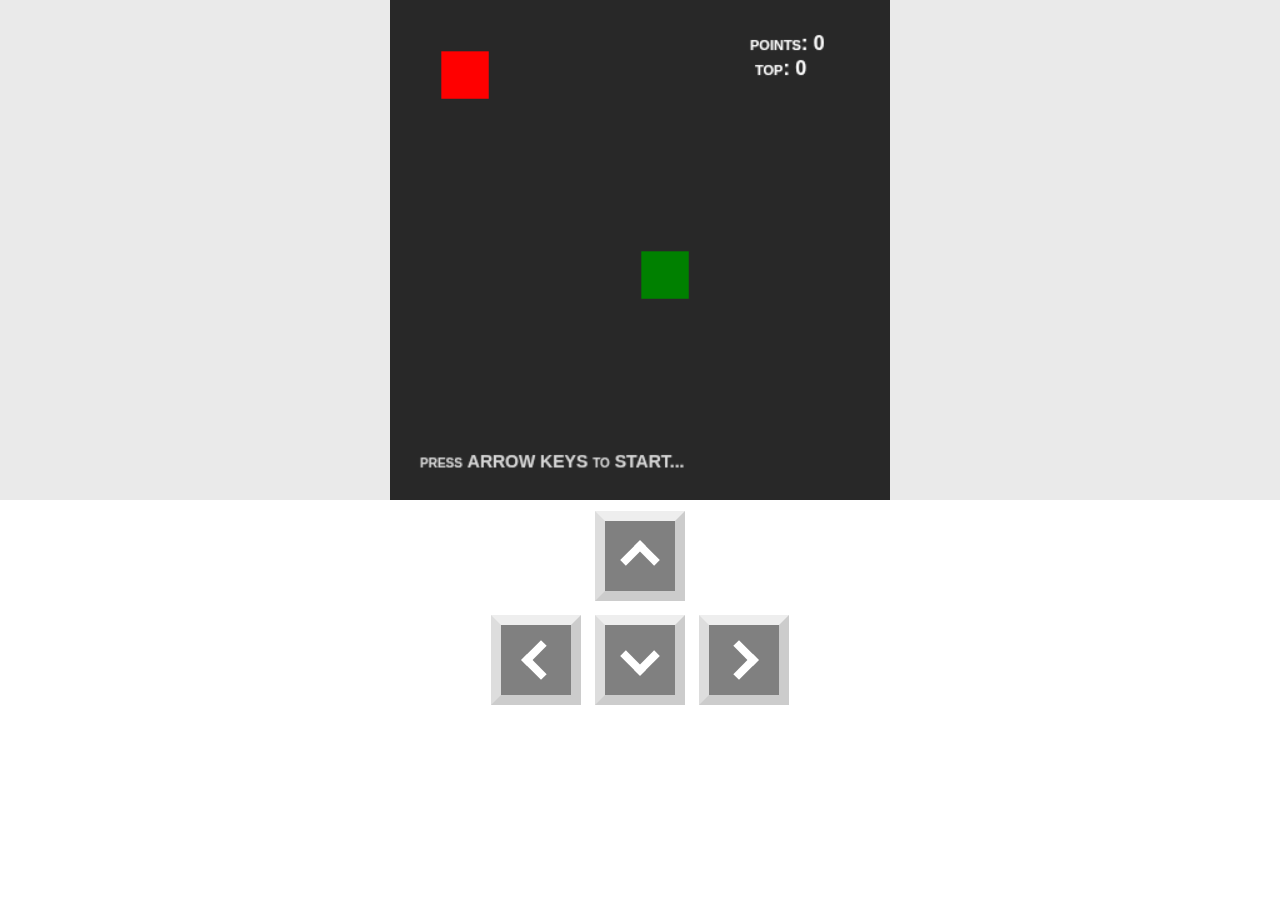
<file: index.html>
<!DOCTYPE html>
<html>
<head>
  <meta charset="UTF-8">
  <meta name="viewport" content="width=device-width, initial-scale=1">
	<title>Snake Game</title>
	<link rel="stylesheet" href="style.css">
</head>
<body>
	<div id="game-container">
		<canvas id="gc" class="game-canvas" width="400" height="400"></canvas>
	</div>
	<div class="keys">
	  <a class="up arr" onclick="Snake.action('up')">
	    <i class="chevron up"></i></a>
	  <br />
	  <a class="left arr" onclick="Snake.action('left')">
	    <i class="chevron left"></i></a>
	  <a class="down arr" onclick="Snake.action('down')">
	    <i class="chevron down"></i></a>
	  <a class="right arr" onclick="Snake.action('right')">
	    <i class="chevron right"></i></a>
	</div>
	<script type="text/javascript" src="game.js"></script>
</body>
</html>
</file>
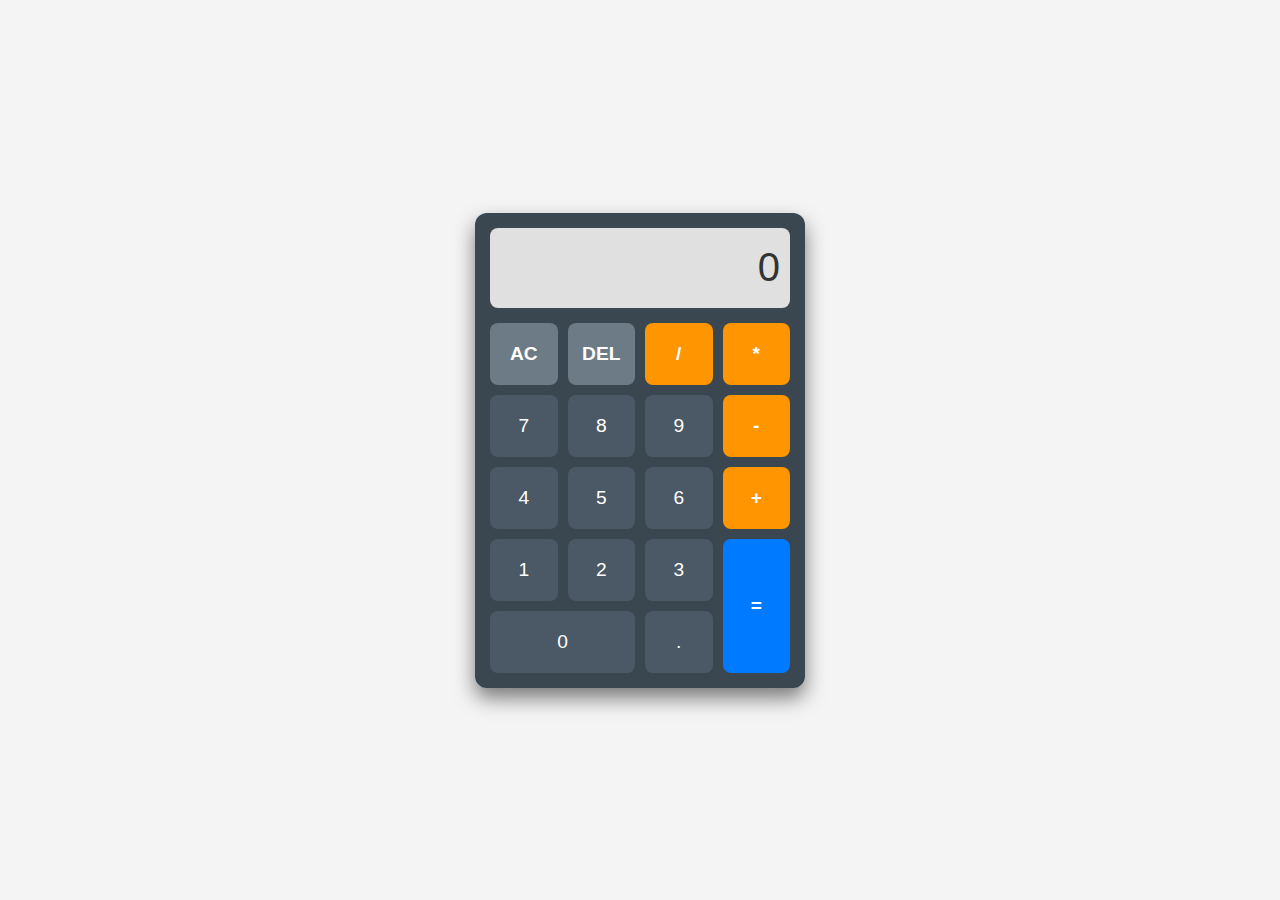
<file: calculator /index.html>
<!DOCTYPE html>
<html lang="en">
<head>
    <meta charset="UTF-8">
    <meta name="viewport" content="width=device-width, initial-scale=1.0">
    <title>Basic Calculator</title>
    <link rel="stylesheet" href="style.css">
</head>
<body>

    <div class="calculator">
        <div class="display-container">
            <span id="operator-display"></span> 
            <input type="text" id="display" readonly value="0"> 
        </div>

        <div class="buttons">
            <button class="operator" data-action="clear">AC</button>
            <button class="operator" data-action="delete">DEL</button>
            <button class="operator" data-action="divide">/</button>
            <button class="operator" data-action="multiply">*</button>

            <button class="number">7</button>
            <button class="number">8</button>
            <button class="number">9</button>
            <button class="operator" data-action="subtract">-</button>

            <button class="number">4</button>
            <button class="number">5</button>
            <button class="number">6</button>
            <button class="operator" data-action="add">+</button>

            <button class="number">1</button>
            <button class="number">2</button>
            <button class="number">3</button>
                        <button class="operator" style="grid-row: span 2" data-action="calculate">=</button>

            <button class="number" style="grid-column: span 2;">0</button>
            <button class="number" data-action="decimal">.</button>
        </div>
    </div>

    <script src="script.js"></script>
</body>
</html>
</file>
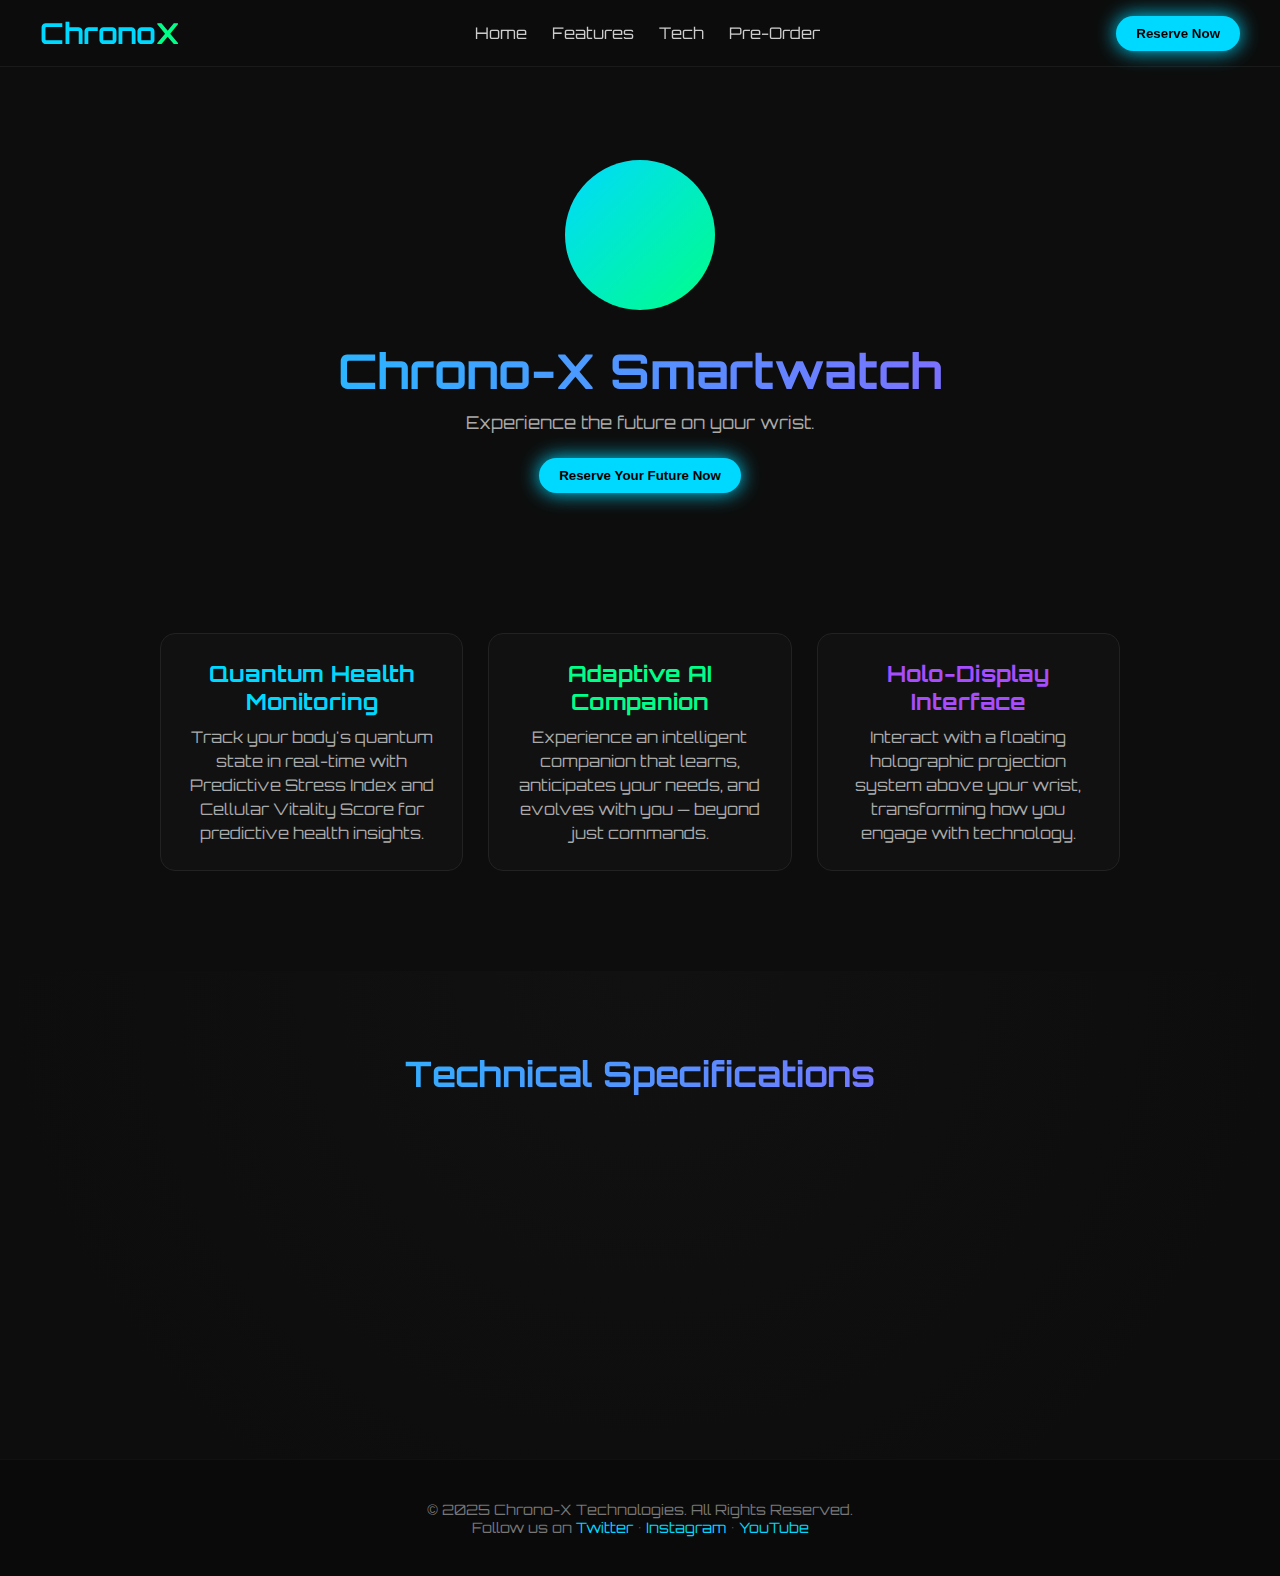
<file: landing page /index.html>
<!DOCTYPE html>
<html lang="en">
<head>
  <meta charset="UTF-8" />
  <meta name="viewport" content="width=device-width, initial-scale=1.0" />
  <title>Chrono-X Smartwatch</title>
  <link rel="stylesheet" href="style.css" title="" type="" />
  <link href="https://fonts.googleapis.com/css2?family=Orbitron:wght@500;700&display=swap" rel="stylesheet" />
</head>
<body>

  <!-- Navbar -->
  <nav>
    <div class="logo">Chrono<span>X</span></div>
    <div class="nav-links">
      <a href="#home">Home</a>
      <a href="#features">Features</a>
      <a href="#tech">Tech</a>
      <a href="#preorder">Pre-Order</a>
    </div>
    <button class="cta-btn">Reserve Now</button>
  </nav>

  <!-- Hero -->
  <section id="home" class="hero">
    <div class="glow-circle"></div>
    <h1>Chrono-X Smartwatch</h1>
    <p>Experience the future on your wrist.</p>
    <button class="cta-btn">Reserve Your Future Now</button>
  </section>

  <!-- Features -->
  <section id="features" class="features">
    <div class="feature-card">
      <h3 style="color:#00D9FF;">Quantum Health Monitoring</h3>
      <p>Track your body's quantum state in real-time with Predictive Stress Index and Cellular Vitality Score for predictive health insights.</p>
    </div>
    <div class="feature-card">
      <h3 style="color:#00FF88;">Adaptive AI Companion</h3>
      <p>Experience an intelligent companion that learns, anticipates your needs, and evolves with you — beyond just commands.</p>
    </div>
    <div class="feature-card">
      <h3 style="color:#A64DFF;">Holo-Display Interface</h3>
      <p>Interact with a floating holographic projection system above your wrist, transforming how you engage with technology.</p>
    </div>
  </section>

  <!-- Technical Specs -->
  <section id="tech" class="tech-specs">
    <h2>Technical Specifications</h2>
    <div class="spec-grid">
      <div class="spec-item"><h4>Quantum Processor</h4><p>NeuralCore X1</p></div>
      <div class="spec-item"><h4>Battery Life</h4><p>14 Days Adaptive</p></div>
      <div class="spec-item"><h4>Display</h4><p>Holo-AMOLED 360°</p></div>
      <div class="spec-item"><h4>Water Resistance</h4><p>100M Pressure Sealed</p></div>
      <div class="spec-item"><h4>Connectivity</h4><p>Neural-Link 6G</p></div>
      <div class="spec-item"><h4>Materials</h4><p>Titanium Carbon Weave</p></div>
    </div>
  </section>

  <!-- Footer -->
  <footer>
    <p>© 2025 Chrono-X Technologies. All Rights Reserved.</p>
    <p>Follow us on <a href="#">Twitter</a> • <a href="#">Instagram</a> • <a href="#">YouTube</a></p>
  </footer>

  <!-- Scroll Animation Script -->
  <script>
    const revealElements = document.querySelectorAll('.feature-card, .spec-item');
    const revealOnScroll = () => {
      const triggerBottom = window.innerHeight * 0.85;
      revealElements.forEach(el => {
        const rect = el.getBoundingClientRect();
        if (rect.top < triggerBottom) {
          el.classList.add('visible');
        }
      });
    };
    window.addEventListener('scroll', revealOnScroll);
    revealOnScroll();
  </script>

</body>
</html>
</file>
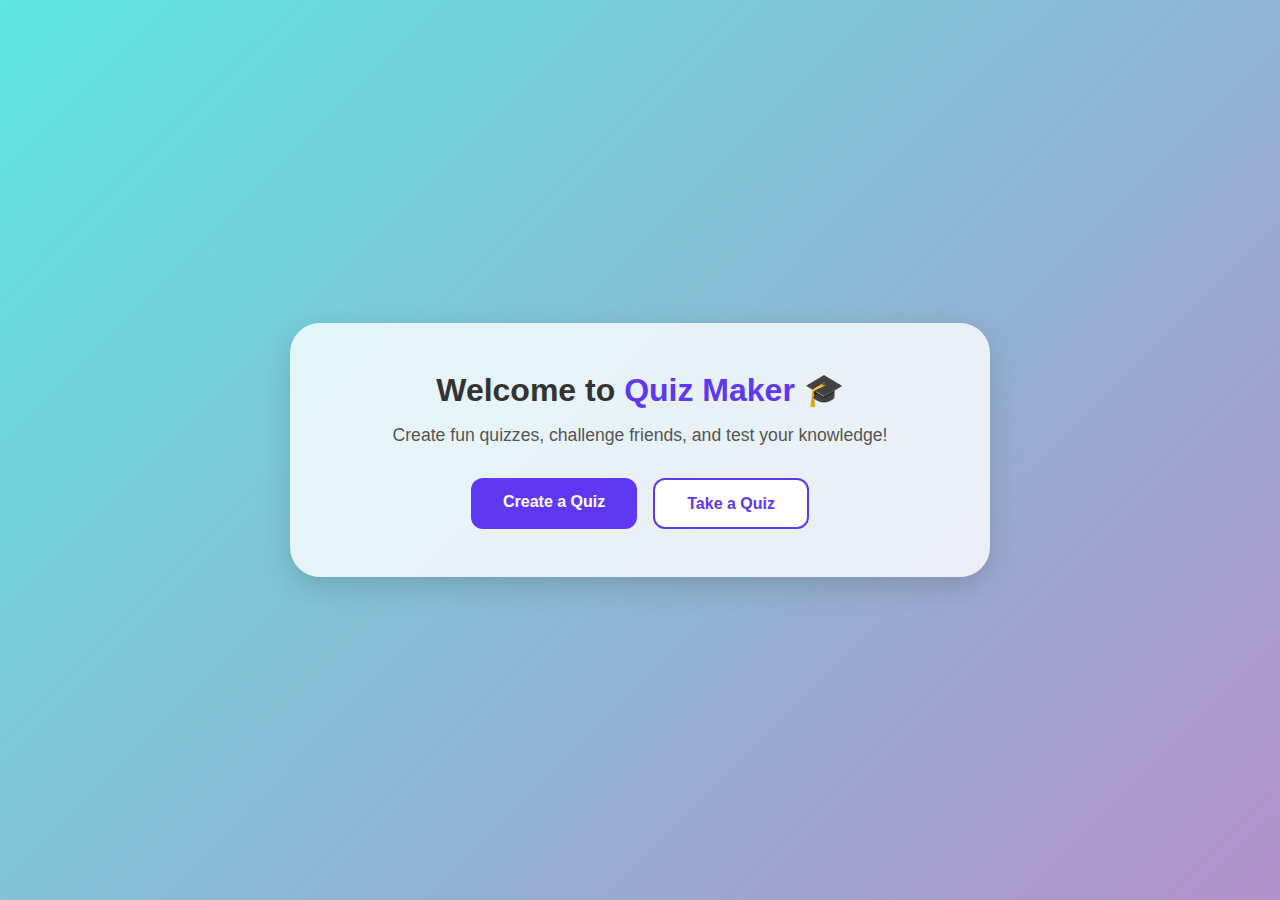
<file: quiz-maker/index.html>
<!DOCTYPE html>
<html lang="en">
<head>
  <meta charset="UTF-8" />
  <meta name="viewport" content="width=device-width, initial-scale=1.0" />
  <title>Online Quiz Maker</title>
  <link rel="stylesheet" href="css/home.css" />
</head>
<body>

  <div class="hero">
    <div class="overlay">
      <div class="content">
        <h1>Welcome to <span>Quiz Maker</span> 🎓</h1>
        <p>Create fun quizzes, challenge friends, and test your knowledge!</p>

        <div class="buttons">
          <a href="create.html" class="btn btn-primary">Create a Quiz</a>
          <a href="list.html" class="btn btn-secondary">Take a Quiz</a>
        </div>
      </div>
    </div>
  </div>

  <script src="js/home.js"></script>
</body>
</html>
</file>
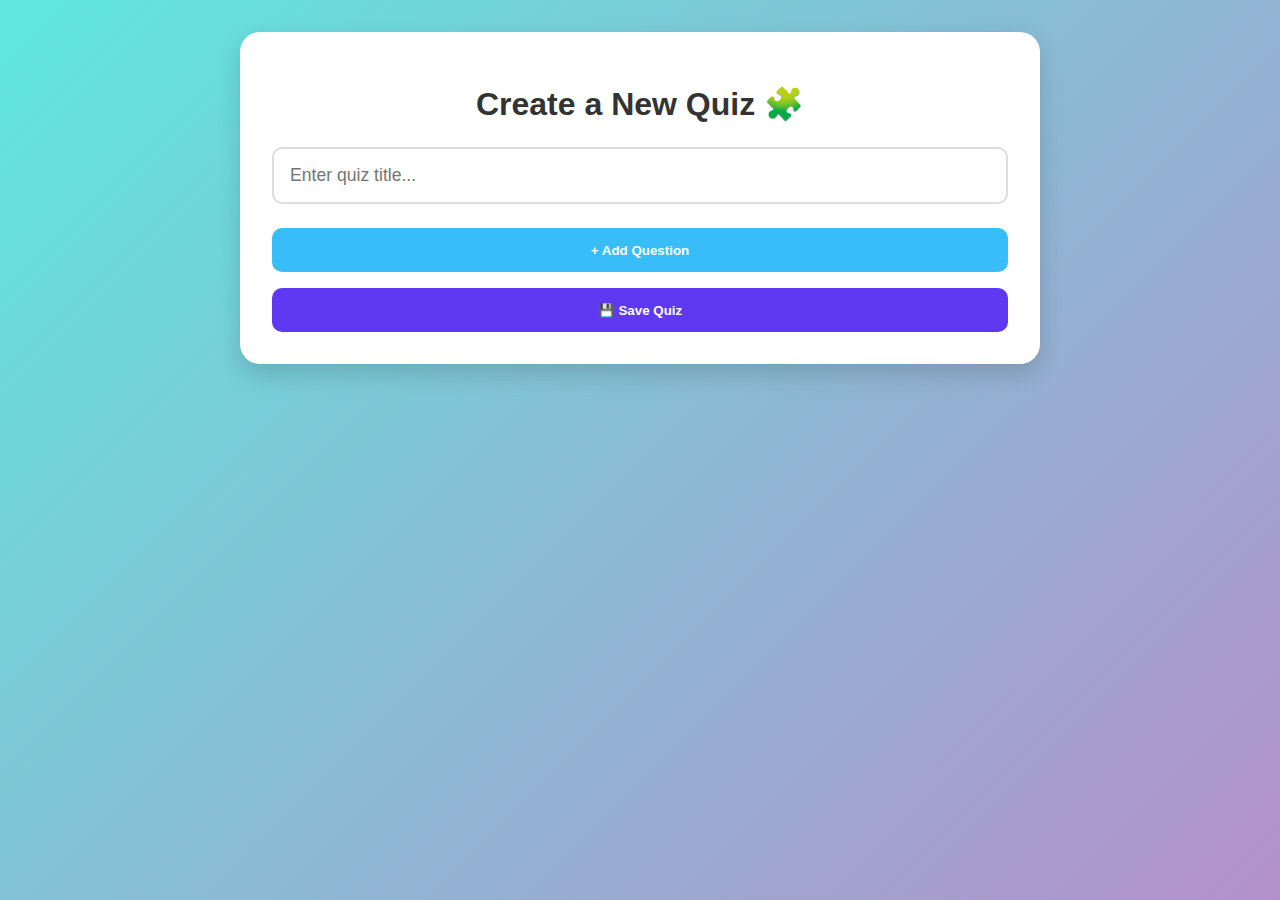
<file: quiz-maker/create.html>
<!DOCTYPE html>
<html lang="en">
<head>
  <meta charset="UTF-8">
  <meta name="viewport" content="width=device-width, initial-scale=1.0">
  <title>Create Quiz</title>
  <link rel="stylesheet" href="css/create.css">
</head>
<body>

  <div class="create-wrapper">
    <div class="quiz-form">
      <h1>Create a New Quiz 🧩</h1>

      <input type="text" id="quizTitle" placeholder="Enter quiz title..." class="quiz-title">

      <div id="questionList"></div>

      <button id="addQuestionBtn" class="btn add-btn">+ Add Question</button>

      <button id="saveQuizBtn" class="btn save-btn">💾 Save Quiz</button>
    </div>
  </div>

  <script src="js/create.js"></script>
</body>
</html>
</file>
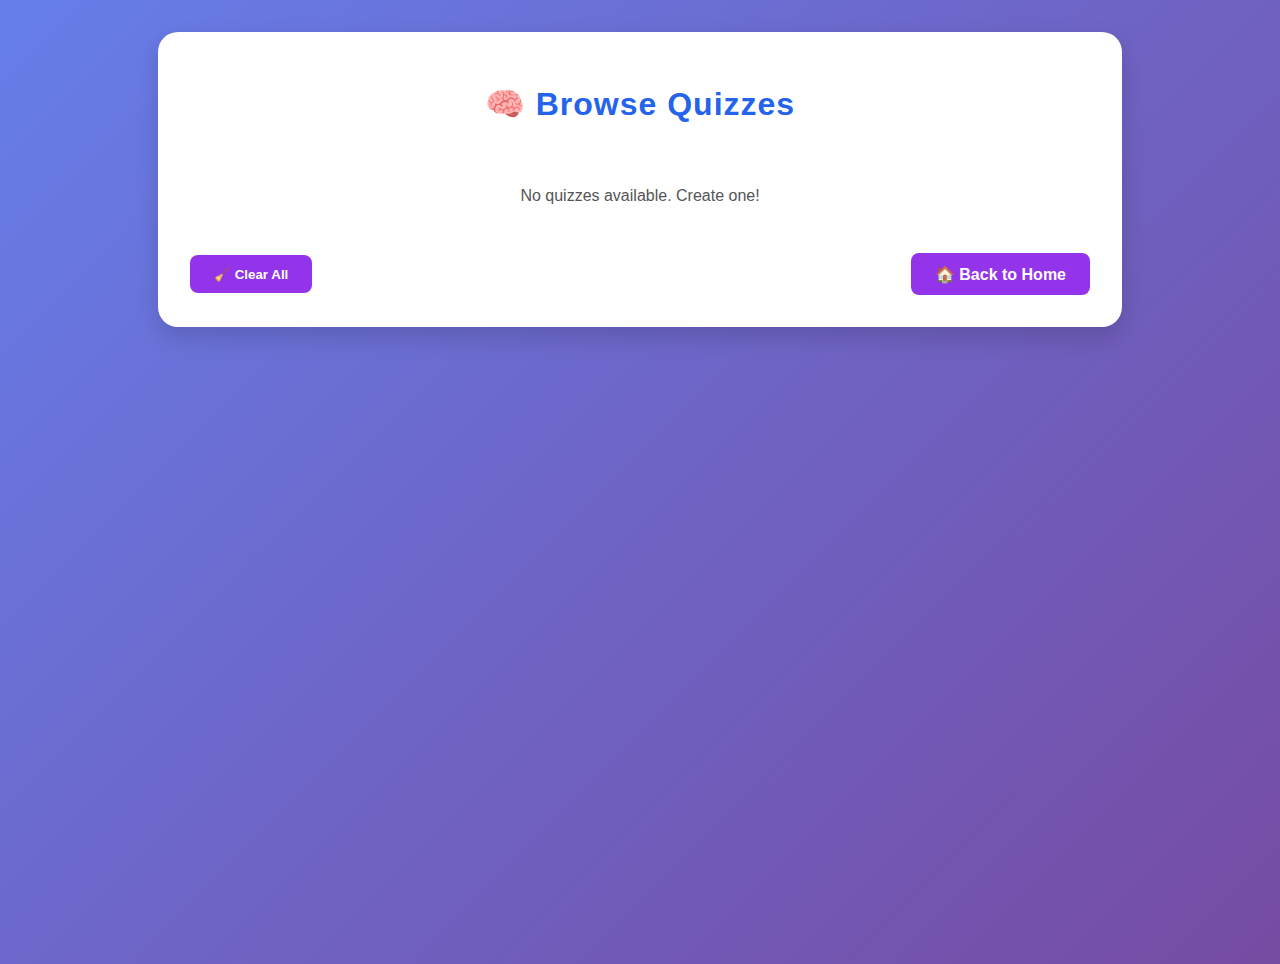
<file: quiz-maker/list.html>
<!DOCTYPE html>
<html lang="en">
<head>
  <meta charset="UTF-8" />
  <meta name="viewport" content="width=device-width, initial-scale=1.0" />
  <title>Quiz List</title>
  <link rel="stylesheet" href="css/list.css" />
</head>
<body>
  <div class="list-container">
    <h1>🧠 Browse Quizzes</h1>
    <div id="quizList" class="quiz-grid"></div>

    <div class="actions">
      <button id="clearAll" class="clear-btn">🧹 Clear All</button>
      <a href="index.html" class="home-btn">🏠 Back to Home</a>
    </div>
  </div>

  <script src="js/list.js"></script>
</body>
</html>
</file>
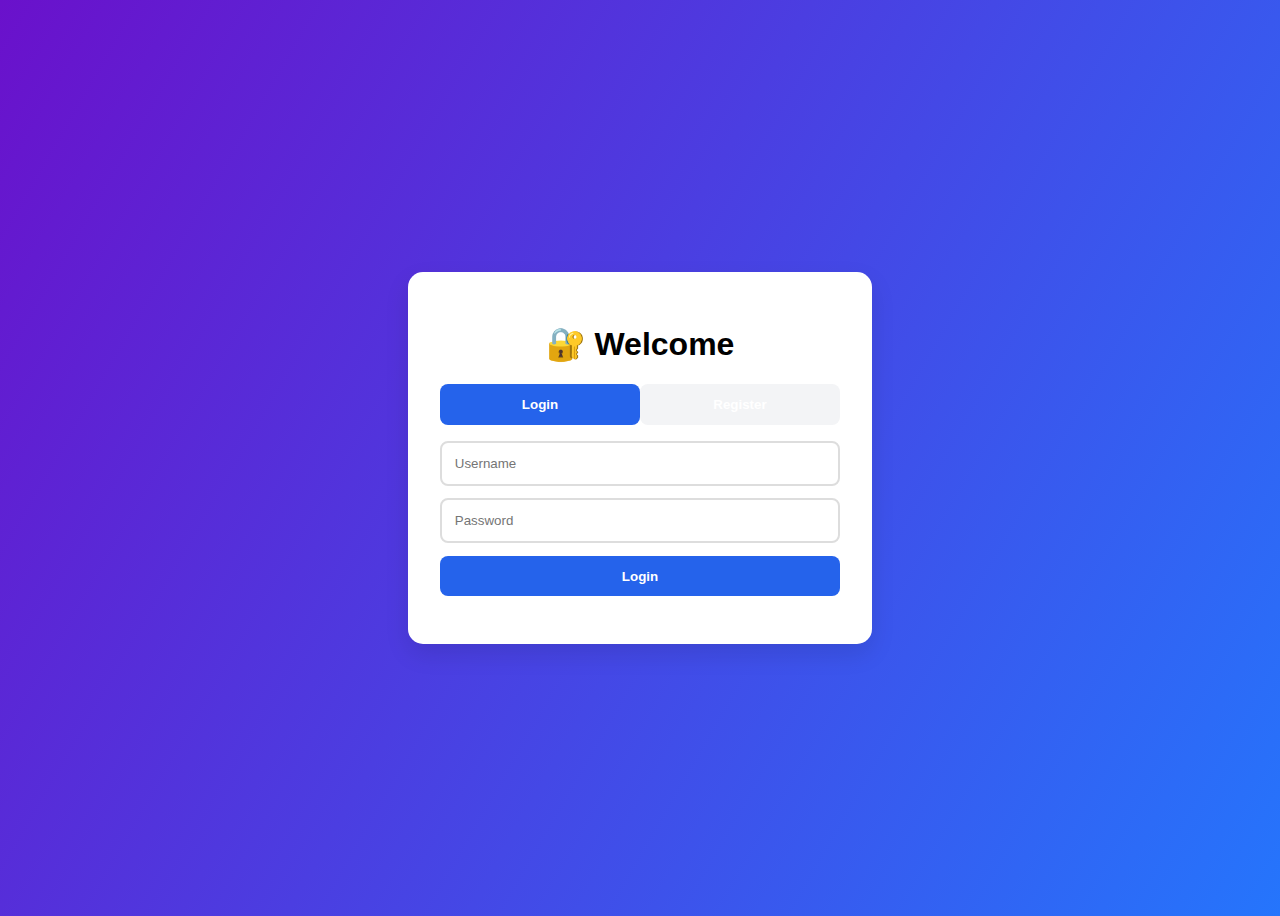
<file: quiz-maker/login.html>
<!DOCTYPE html>
<html lang="en">
<head>
  <meta charset="UTF-8" />
  <meta name="viewport" content="width=device-width, initial-scale=1.0" />
  <title>Login / Register</title>
  <link rel="stylesheet" href="css/login.css" />
</head>
<body>
  <div class="auth-container">
    <h1>🔐 Welcome</h1>

    <div class="tabs">
      <button class="tab active" id="loginTab">Login</button>
      <button class="tab" id="registerTab">Register</button>
    </div>

    <!-- Login Form -->
    <div id="loginForm" class="form active">
      <input type="text" id="loginUser" placeholder="Username" />
      <input type="password" id="loginPass" placeholder="Password" />
      <button id="loginBtn">Login</button>
    </div>

    <!-- Register Form -->
    <div id="registerForm" class="form">
      <input type="text" id="regUser" placeholder="Username" />
      <input type="password" id="regPass" placeholder="Password" />
      <input type="tel" id="regMobile" placeholder="Mobile Number" maxlength="10" />
      <button id="sendOtpBtn" type="button">Send OTP</button>

      <div id="otpSection" style="display: none;">
        <input type="text" id="otpInput" placeholder="Enter OTP" maxlength="6" />
        <button id="verifyOtpBtn" type="button">Verify OTP</button>
      </div>

      <button id="registerBtn" style="display:none;">Register</button>
    </div>

    <p id="message"></p>
  </div>

  <script src="js/login.js"></script>
</body>
</html>
</file>
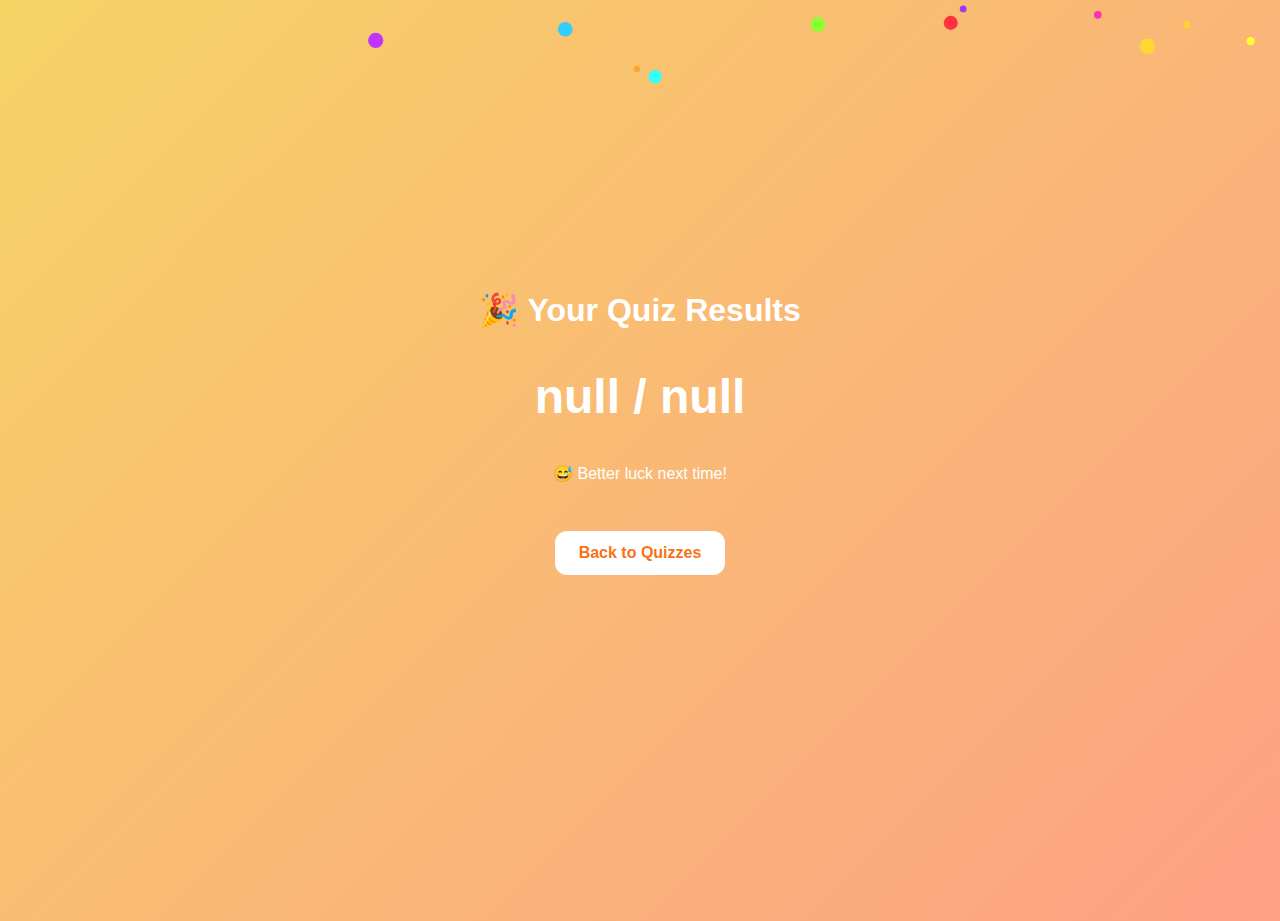
<file: quiz-maker/result.html>
<!DOCTYPE html>
<html lang="en">
<head>
  <meta charset="UTF-8">
  <meta name="viewport" content="width=device-width, initial-scale=1.0">
  <title>Quiz Result</title>
  <link rel="stylesheet" href="css/result.css">
</head>
<body>
  <div class="result-container">
    <h1>🎉 Your Quiz Results</h1>
    <div class="score-display">
      <h2 id="score">0 / 0</h2>
      <p id="feedback"></p>
    </div>
    <canvas id="confetti"></canvas>
    <a href="list.html" class="btn">Back to Quizzes</a>
  </div>

  <script src="js/result.js"></script>
</body>
</html>
</file>
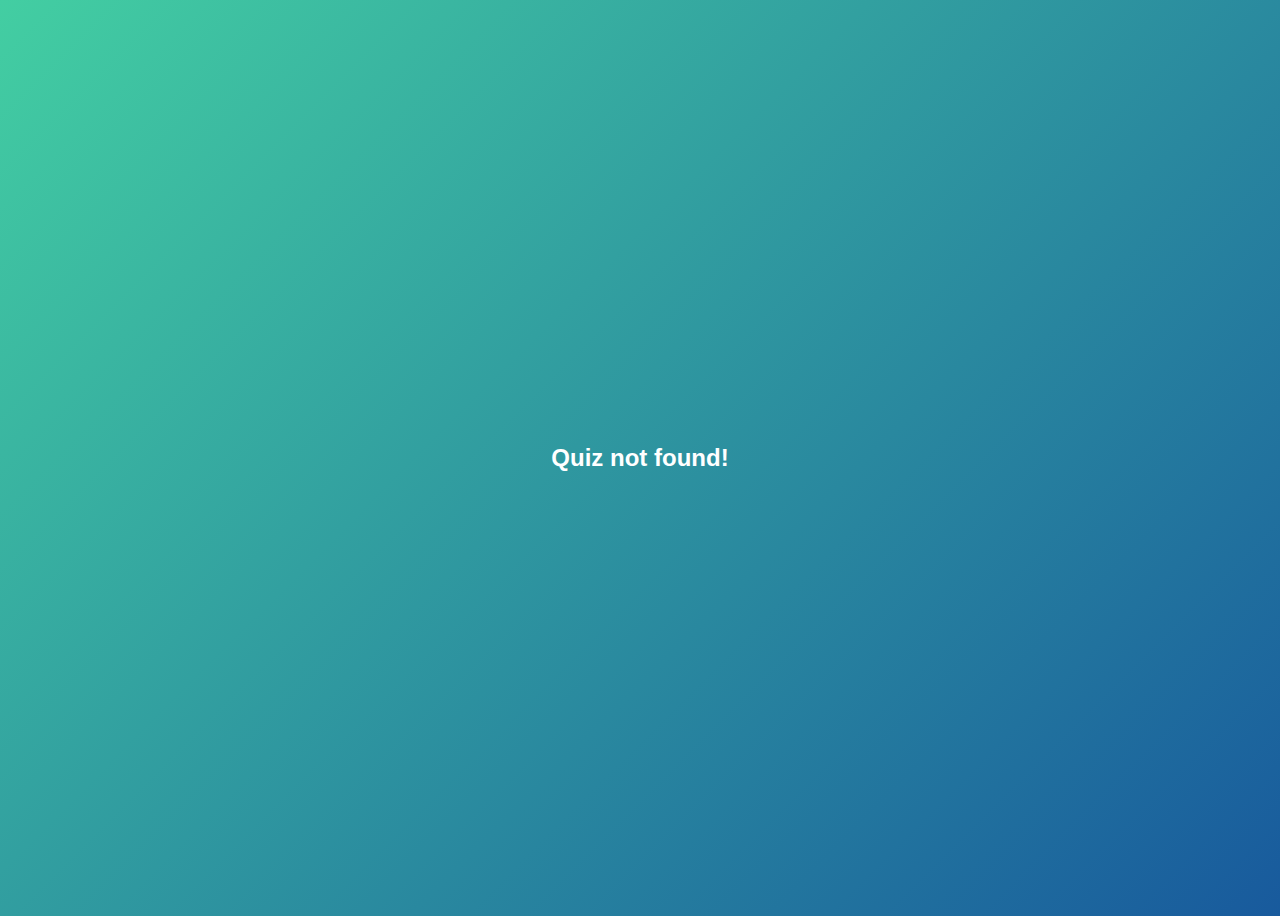
<file: quiz-maker/take.html>
<!DOCTYPE html>
<html lang="en">
<head>
  <meta charset="UTF-8">
  <meta name="viewport" content="width=device-width, initial-scale=1.0">
  <title>Take Quiz</title>
  <link rel="stylesheet" href="css/take.css">
</head>
<body>
  <div class="take-container">
    <h1 id="quizTitle">Quiz</h1>

    <div class="progress-bar">
      <div id="progress"></div>
    </div>

    <div id="questionBox" class="question-box"></div>

    <div class="nav-buttons">
      <button id="prevBtn" disabled>⬅ Previous</button>
      <button id="nextBtn">Next ➡</button>
    </div>
  </div>

  <script src="js/take.js"></script>
</body>
</html>
</file>
<file: style.css>
body {
  margin: 0;
}

.game-canvas {
  width: 100%;
  height: 100vw;
  max-width: 500px;
  max-height:500px;
  margin-left: auto;
  margin-right: auto;
}

.keys {
  font-family: 'Lato', sans-serif;
  text-align: center;
  width: 100%;
  padding: 10px;
  box-sizing: border-box;
  height: 200px;
  margin: auto;
}

.up {
  position: relative;
  top: -4px;
}

.chevron::before {
  border-style: solid;
  border-width: 8px 8px 0 0;
  content: '';
  display: inline-block;
  height: 20px;
  width: 20px;
  top: -10px;
  position: relative;
  transform: rotate(-45deg);
}

.chevron.down::before {
  transform: rotate(135deg);
  top: -22px;
}

.chevron.right::before {
  transform: rotate(45deg);
  top: -18px;
  left: -5px;
}

.chevron.left::before {
  transform: rotate(225deg);
  top: -18px;
  left: 5px;
}

.arr {
  cursor: pointer;
  width: 70px;
  height: 70px;
  text-align: center;
  line-height: 100px;
  background: gray;
  color: white;
  font-size: 50px;
  border-right: 10px solid #ccc;
  border-bottom: 10px solid #ccc;
  border-left: 10px solid #ddd;
  border-top: 10px solid #eee;
  display: inline-block;
  margin: 5px;
  transition: all .05s linear;
  user-select: none;
}

.arr:active {
  background: #555;
}

#game-container {
  display: flex;
  flex-direction: column;
  background-color: rgba(220, 220, 220, 0.6);
}
</file>
<file: landing page /style.css>
* {
      margin: 0;
      padding: 0;
      box-sizing: border-box;
      scroll-behavior: smooth;
    }

    body {
      font-family: 'Orbitron', sans-serif;
      background-color: #0D0D0D;
      color: #fff;
      overflow-x: hidden;
    }

    a {
      text-decoration: none;
      color: inherit;
    }

    /* ==== Navbar ==== */
    nav {
      position: fixed;
      top: 0;
      width: 100%;
      background: rgba(13, 13, 13, 0.8);
      backdrop-filter: blur(10px);
      display: flex;
      justify-content: space-between;
      align-items: center;
      padding: 15px 40px;
      z-index: 100;
      border-bottom: 1px solid #1a1a1a;
    }

    .logo {
      font-size: 1.8rem;
      font-weight: 700;
      color: #00D9FF;
    }

    .logo span {
      color: #00FF88;
    }

    .nav-links {
      display: flex;
      gap: 25px;
    }

    .nav-links a {
      color: #ccc;
      transition: color 0.3s ease, text-shadow 0.3s ease;
    }

    .nav-links a:hover {
      color: #00D9FF;
      text-shadow: 0 0 10px #00D9FF;
    }

    .cta-btn {
      background: #00D9FF;
      color: #000;
      border: none;
      padding: 10px 20px;
      border-radius: 30px;
      font-weight: bold;
      box-shadow: 0 0 20px #00D9FF;
      cursor: pointer;
      transition: transform 0.3s ease, box-shadow 0.3s ease;
    }

    .cta-btn:hover {
      transform: scale(1.05);
      box-shadow: 0 0 35px #00FF88;
    }

    /* ==== Hero Section ==== */
    .hero {
      text-align: center;
      padding-top: 160px;
      padding-bottom: 100px;
    }

    .glow-circle {
      width: 150px;
      height: 150px;
      margin: 0 auto 30px;
      border-radius: 50%;
      background: linear-gradient(135deg, #00D9FF, #00FF88);
      animation: pulse 2s infinite alternate;
    }

    @keyframes pulse {
      from { box-shadow: 0 0 15px #00D9FF; }
      to { box-shadow: 0 0 40px #00FF88; }
    }

    .hero h1 {
      font-size: 3rem;
      background: linear-gradient(90deg, #00D9FF, #A64DFF);
      -webkit-background-clip: text;
      -webkit-text-fill-color: transparent;
      margin-bottom: 10px;
    }

    .hero p {
      color: #aaa;
      font-size: 1.1rem;
      margin-bottom: 25px;
    }

    /* ==== Features Section ==== */
    .features {
      display: grid;
      grid-template-columns: repeat(auto-fit, minmax(280px, 1fr));
      gap: 25px;
      max-width: 1000px;
      margin: 0 auto;
      padding: 40px 20px 100px;
    }

    .feature-card {
      background: #111;
      border: 1px solid #222;
      border-radius: 15px;
      padding: 25px;
      text-align: center;
      transition: 0.3s ease;
      opacity: 0;
      transform: translateY(50px);
    }

    .feature-card.visible {
      opacity: 1;
      transform: translateY(0);
      transition: 0.8s ease;
    }

    .feature-card:hover {
      transform: translateY(-5px);
    }

    .feature-card:nth-child(1):hover {
      box-shadow: 0 0 25px #00D9FF;
    }

    .feature-card:nth-child(2):hover {
      box-shadow: 0 0 25px #00FF88;
    }

    .feature-card:nth-child(3):hover {
      box-shadow: 0 0 25px #A64DFF;
    }

    .feature-card h3 {
      font-size: 1.4rem;
      margin-bottom: 10px;
    }

    .feature-card p {
      color: #aaa;
      line-height: 1.5;
    }

    /* ==== Technical Specs ==== */
    .tech-specs {
      background: radial-gradient(circle at top, #111 0%, #0D0D0D 80%);
      padding: 80px 20px;
      text-align: center;
    }

    .tech-specs h2 {
      font-size: 2.2rem;
      background: linear-gradient(90deg, #00D9FF, #A64DFF);
      -webkit-background-clip: text;
      -webkit-text-fill-color: transparent;
      margin-bottom: 50px;
    }

    .spec-grid {
      display: grid;
      grid-template-columns: repeat(auto-fit, minmax(250px, 1fr));
      gap: 25px;
      max-width: 1000px;
      margin: 0 auto;
    }

    .spec-item {
      background: #111;
      border: 1px solid #222;
      border-radius: 15px;
      padding: 25px;
      opacity: 0;
      transform: scale(0.9);
      transition: 0.6s ease;
    }

    .spec-item.visible {
      opacity: 1;
      transform: scale(1);
    }

    .spec-item:hover {
      box-shadow: 0 0 20px #00D9FF;
    }

    .spec-item h4 {
      color: #00FF88;
      font-size: 1.1rem;
      margin-bottom: 10px;
    }

    .spec-item p {
      color: #ccc;
      font-size: 1rem;
    }

    /* ==== Footer ==== */
    footer {
      background: #0A0A0A;
      text-align: center;
      padding: 40px 20px;
      border-top: 1px solid #111;
    }

    footer p {
      color: #777;
      font-size: 0.9rem;
    }

    footer a {
      color: #00D9FF;
      transition: color 0.3s;
    }

    footer a:hover {
      color: #00FF88;
      text-shadow: 0 0 10px #00FF88;
    }

    /* ==== Responsive ==== */
    @media (max-width: 768px) {
      nav {
        flex-direction: column;
        gap: 10px;
      }

      .nav-links {
        flex-wrap: wrap;
        justify-content: center;
      }
    }
</file>
<file: quiz-maker/css/create.css>
* {
  box-sizing: border-box;
  font-family: "Poppins", sans-serif;
}

body {
  background: linear-gradient(135deg, #5ee7df 0%, #b490ca 100%);
  margin: 0;
  display: flex;
  justify-content: center;
  align-items: flex-start;
  min-height: 100vh;
  padding: 2rem 0;
}

/* Main card */
.create-wrapper {
  width: 90%;
  max-width: 800px;
  background: #fff;
  border-radius: 20px;
  padding: 2rem;
  box-shadow: 0 10px 25px rgba(0,0,0,0.15);
}

.quiz-form h1 {
  text-align: center;
  color: #333;
  margin-bottom: 1.5rem;
}

.quiz-title {
  width: 100%;
  padding: 1rem;
  font-size: 1.1rem;
  border-radius: 10px;
  border: 2px solid #ddd;
  margin-bottom: 1.5rem;
}

.question-block {
  background: #f9fafc;
  border: 2px solid #e5e7eb;
  border-radius: 12px;
  padding: 1rem;
  margin-bottom: 1.5rem;
  transition: box-shadow 0.2s ease;
}

.question-block:hover {
  box-shadow: 0 0 10px rgba(0,0,0,0.05);
}

.question-block input[type="text"] {
  width: 100%;
  padding: 0.8rem;
  margin-bottom: 1rem;
  border: 2px solid #ddd;
  border-radius: 8px;
  font-size: 1rem;
}

.option {
  display: flex;
  align-items: center;
  gap: 0.5rem;
  margin-bottom: 0.5rem;
}

.option input[type="radio"] {
  transform: scale(1.2);
  accent-color: #5f38f2;
}

.option input[type="text"] {
  flex: 1;
}

.btn {
  display: inline-block;
  border: none;
  border-radius: 10px;
  cursor: pointer;
  padding: 0.9rem 1.5rem;
  font-weight: 600;
  color: white;
  transition: all 0.3s ease;
}

.add-btn {
  background: #38bdf8;
  width: 100%;
  margin-bottom: 1rem;
}

.add-btn:hover {
  background: #0ea5e9;
}

.save-btn {
  background: #5f38f2;
  width: 100%;
}

.save-btn:hover {
  background: #4620b6;
}

@media (max-width: 600px) {
  .create-wrapper {
    padding: 1.2rem;
  }
}
</file>
<file: quiz-maker/css/list.css>
/* ====== General Page Style ====== */
body {
  background: linear-gradient(135deg, #667eea, #764ba2);
  font-family: "Poppins", sans-serif;
  color: #fff;
  min-height: 100vh;
  display: flex;
  justify-content: center;
  align-items: flex-start;
  padding: 2rem;
  margin: 0;
}

/* ====== Main Container ====== */
.list-container {
  background: #ffffff;
  color: #333;
  padding: 2rem;
  border-radius: 20px;
  width: 100%;
  max-width: 900px;
  box-shadow: 0 10px 25px rgba(0, 0, 0, 0.15);
  animation: fadeIn 0.6s ease-in-out;
}

@keyframes fadeIn {
  from {
    opacity: 0;
    transform: translateY(20px);
  }
  to {
    opacity: 1;
    transform: translateY(0);
  }
}

h1 {
  text-align: center;
  margin-bottom: 2rem;
  color: #2563eb;
  font-weight: 700;
  letter-spacing: 1px;
}

/* ====== Quiz Grid Layout ====== */
.quiz-grid {
  display: grid;
  grid-template-columns: repeat(auto-fit, minmax(250px, 1fr));
  gap: 1.5rem;
}

/* ====== Quiz Card Style ====== */
.quiz-card {
  background: #f3f4f6;
  padding: 1.5rem;
  border-radius: 15px;
  box-shadow: 0 4px 12px rgba(0, 0, 0, 0.1);
  transition: transform 0.3s, box-shadow 0.3s;
  display: flex;
  flex-direction: column;
  justify-content: space-between;
}

.quiz-card:hover {
  transform: translateY(-6px);
  box-shadow: 0 8px 18px rgba(0, 0, 0, 0.2);
}

.quiz-card h3 {
  color: #1e3a8a;
  margin-bottom: 0.5rem;
  font-size: 1.2rem;
}

.quiz-card p {
  color: #6b7280;
  font-size: 0.9rem;
  margin-bottom: 1rem;
}

/* ====== Buttons Inside Cards ====== */
.quiz-card div {
  display: flex;
  justify-content: space-between;
  align-items: center;
}

.take-btn,
.delete-btn {
  padding: 0.5rem 1rem;
  border-radius: 8px;
  border: none;
  font-weight: 600;
  cursor: pointer;
  transition: 0.3s ease;
  font-size: 0.9rem;
}

.take-btn {
  background: #2563eb;
  color: white;
}

.take-btn:hover {
  background: #1e40af;
}

.delete-btn {
  background: #ef4444;
  color: white;
}

.delete-btn:hover {
  background: #dc2626;
}

/* ====== Action Buttons Below ====== */
.actions {
  display: flex;
  justify-content: space-between;
  align-items: center;
  margin-top: 2rem;
}

.clear-btn,
.home-btn {
  background: #9333ea;
  color: white;
  padding: 0.7rem 1.5rem;
  border-radius: 8px;
  text-decoration: none;
  font-weight: 600;
  transition: 0.3s;
  border: none;
}

.clear-btn:hover,
.home-btn:hover {
  background: #7e22ce;
}

/* ====== Empty State Message ====== */
#quizList p {
  color: #555;
  text-align: center;
  font-size: 1rem;
  margin-top: 2rem;
}

/* ====== Fade-out animation when deleting ====== */
.quiz-card.fade-out {
  animation: fadeOut 0.4s forwards;
}

@keyframes fadeOut {
  to {
    opacity: 0;
    transform: scale(0.9);
  }
}

/* ====== Mobile Responsive ====== */
@media (max-width: 600px) {
  .list-container {
    padding: 1.5rem;
  }

  .actions {
    flex-direction: column;
    gap: 1rem;
  }

  .quiz-card div {
    flex-direction: column;
    gap: 0.5rem;
  }
}
</file>
<file: quiz-maker/css/login.css>
body {
  background: linear-gradient(120deg, #6a11cb, #2575fc);
  font-family: "Poppins", sans-serif;
  display: flex;
  justify-content: center;
  align-items: center;
  height: 100vh;
}

.auth-container {
  background: #fff;
  padding: 2rem;
  border-radius: 15px;
  width: 90%;
  max-width: 400px;
  text-align: center;
  box-shadow: 0 10px 25px rgba(0, 0, 0, 0.1);
}

.tabs {
  display: flex;
  justify-content: center;
  margin-bottom: 1rem;
}

.tab {
  flex: 1;
  padding: 0.8rem;
  border: none;
  background: #f3f4f6;
  cursor: pointer;
  transition: all 0.3s;
}

.tab.active {
  background: #2563eb;
  color: #fff;
}

.form {
  display: none;
  flex-direction: column;
  gap: 0.8rem;
}

.form.active {
  display: flex;
}

input {
  padding: 0.8rem;
  border: 2px solid #ddd;
  border-radius: 8px;
}

button {
  background: #2563eb;
  color: white;
  border: none;
  padding: 0.8rem;
  border-radius: 8px;
  cursor: pointer;
  font-weight: 600;
}

button:hover {
  background: #1d4ed8;
}

#message {
  margin-top: 1rem;
  color: #333;
}
</file>
<file: quiz-maker/css/result.css>
body {
  margin: 0;
  padding: 0;
  background: linear-gradient(135deg, #f6d365 0%, #fda085 100%);
  font-family: "Poppins", sans-serif;
  text-align: center;
  color: #fff;
  height: 100vh;
  overflow: hidden;
}

.result-container {
  position: relative;
  top: 30%;
}

h1 {
  margin-bottom: 1rem;
}

.score-display h2 {
  font-size: 3rem;
}

.btn {
  display: inline-block;
  padding: 0.8rem 1.5rem;
  background: white;
  color: #f97316;
  border-radius: 12px;
  text-decoration: none;
  font-weight: 600;
  margin-top: 2rem;
}

.btn:hover {
  background: #ffe9d1;
}

#confetti {
  position: fixed;
  top: 0;
  left: 0;
  width: 100%;
  height: 100%;
  pointer-events: none;
}
</file>
<file: quiz-maker/css/take.css>
body {
  background: linear-gradient(135deg, #43cea2, #185a9d);
  font-family: "Poppins", sans-serif;
  color: #fff;
  display: flex;
  justify-content: center;
  align-items: center;
  min-height: 100vh;
}

.take-container {
  background: white;
  color: #333;
  padding: 2rem;
  border-radius: 20px;
  width: 90%;
  max-width: 700px;
  box-shadow: 0 10px 25px rgba(0, 0, 0, 0.15);
  text-align: center;
}

.progress-bar {
  width: 100%;
  background: #e5e7eb;
  height: 10px;
  border-radius: 5px;
  margin-bottom: 1.5rem;
  overflow: hidden;
}

#progress {
  width: 0%;
  height: 100%;
  background: #2563eb;
  transition: width 0.3s ease;
}

.question-box {
  margin-bottom: 2rem;
}

.option {
  background: #f3f4f6;
  margin: 0.5rem 0;
  padding: 0.8rem;
  border-radius: 10px;
  cursor: pointer;
  transition: background 0.3s;
}

.option:hover {
  background: #dbeafe;
}

.option.selected {
  background: #2563eb;
  color: white;
}

.nav-buttons {
  display: flex;
  justify-content: space-between;
}

button {
  padding: 0.8rem 1.2rem;
  border: none;
  border-radius: 8px;
  background: #2563eb;
  color: white;
  font-weight: 600;
  cursor: pointer;
  transition: 0.3s;
}

button:hover {
  background: #1e40af;
}

button:disabled {
  background: #9ca3af;
  cursor: not-allowed;
}
</file>
<file: calculator /style.css>
/* Basic Reset and Body Styles */
/* Basic Reset and Body Styles */
body {
    font-family: Arial, sans-serif;
    display: flex;
    justify-content: center;
    align-items: center;
    min-height: 100vh;
    background-color: #f4f4f4;
    margin: 0;
}

/* Calculator Container */
.calculator {
    width: 300px;
    background-color: #3a4750;
    border-radius: 12px;
    padding: 15px;
    box-shadow: 0 10px 20px rgba(0, 0, 0, 0.5);
}

/* Container for both the operator and the input field */
.display-container {
    display: flex; 
    align-items: center; 
    background-color: #e0e0e0;
    border-radius: 8px;
    margin-bottom: 15px;
    padding: 5px 10px;
    min-height: 70px; /* Ensure a minimum height */
}

/* Operator Symbol Display */
#operator-display {
    font-size: 1.8em;
    color: #ff9500; 
    margin-right: 10px;
    min-width: 25px; 
    text-align: center;
    font-weight: bold;
}

/* Main Display Screen */
#display {
    flex-grow: 1; /* <-- CRUCIAL: Ensures input takes up remaining space */
    height: 60px;
    background-color: transparent; 
    border: none;
    padding: 0;
    text-align: right;
    font-size: 2.5em;
    color: #333;
    box-sizing: border-box; 
    min-width: 0; /* Prevents flex-item overflow */
}

/* Button Grid System */
.buttons {
    display: grid;
    grid-template-columns: repeat(4, 1fr); 
    gap: 10px;
}

/* Button Styles */
.buttons button {
    padding: 20px 0;
    font-size: 1.2em;
    border: none;
    border-radius: 8px;
    cursor: pointer;
    transition: background-color 0.2s;
}

/* Number Buttons */
.number {
    background-color: #4a5965;
    color: white;
}
.number:hover {
    background-color: #5d6f7f;
}

/* Operator Buttons */
.operator {
    background-color: #ff9500;
    color: white;
    font-weight: bold;
}

/* Specific button styles for AC/DEL/Equals */
[data-action="calculate"] {
    background-color: #007bff; 
}
[data-action="clear"], [data-action="delete"] {
    background-color: #6d7b86;
}
.operator:hover {
    filter: brightness(1.1); 
}
</file>
<file: quiz-maker/css/home.css>
/* Reset & base styling */
* {
  margin: 0;
  padding: 0;
  box-sizing: border-box;
  font-family: "Poppins", sans-serif;
}

/* Background gradient hero section */
.hero {
  height: 100vh;
  width: 100%;
  background: linear-gradient(135deg, #5ee7df 0%, #b490ca 100%);
  display: flex;
  justify-content: center;
  align-items: center;
  position: relative;
  overflow: hidden;
}

/* Semi-transparent overlay for content contrast */
.overlay {
  background: rgba(255, 255, 255, 0.8);
  width: 90%;
  max-width: 700px;
  border-radius: 30px;
  padding: 3rem 2rem;
  box-shadow: 0 10px 30px rgba(0,0,0,0.15);
  text-align: center;
  animation: fadeIn 1s ease-out;
}

/* Headline and description */
.content h1 {
  font-size: 2rem;
  color: #333;
  margin-bottom: 1rem;
}

.content h1 span {
  color: #5f38f2;
}

.content p {
  color: #555;
  font-size: 1.1rem;
  margin-bottom: 2rem;
}

/* Buttons */
.buttons {
  display: flex;
  flex-wrap: wrap;
  justify-content: center;
  gap: 1rem;
}

.btn {
  text-decoration: none;
  padding: 0.9rem 2rem;
  border-radius: 12px;
  font-weight: 600;
  transition: all 0.3s ease;
}

.btn-primary {
  background: #5f38f2;
  color: white;
}

.btn-primary:hover {
  background: #4620b6;
}

.btn-secondary {
  background: white;
  color: #5f38f2;
  border: 2px solid #5f38f2;
}

.btn-secondary:hover {
  background: #5f38f2;
  color: white;
}

/* Responsive layout */
@media (max-width: 600px) {
  .overlay {
    padding: 2rem 1rem;
  }

  .content h1 {
    font-size: 1.6rem;
  }

  .content p {
    font-size: 1rem;
  }
}

/* Subtle animation */
@keyframes fadeIn {
  from { opacity: 0; transform: translateY(30px); }
  to { opacity: 1; transform: translateY(0); }
}
</file>
